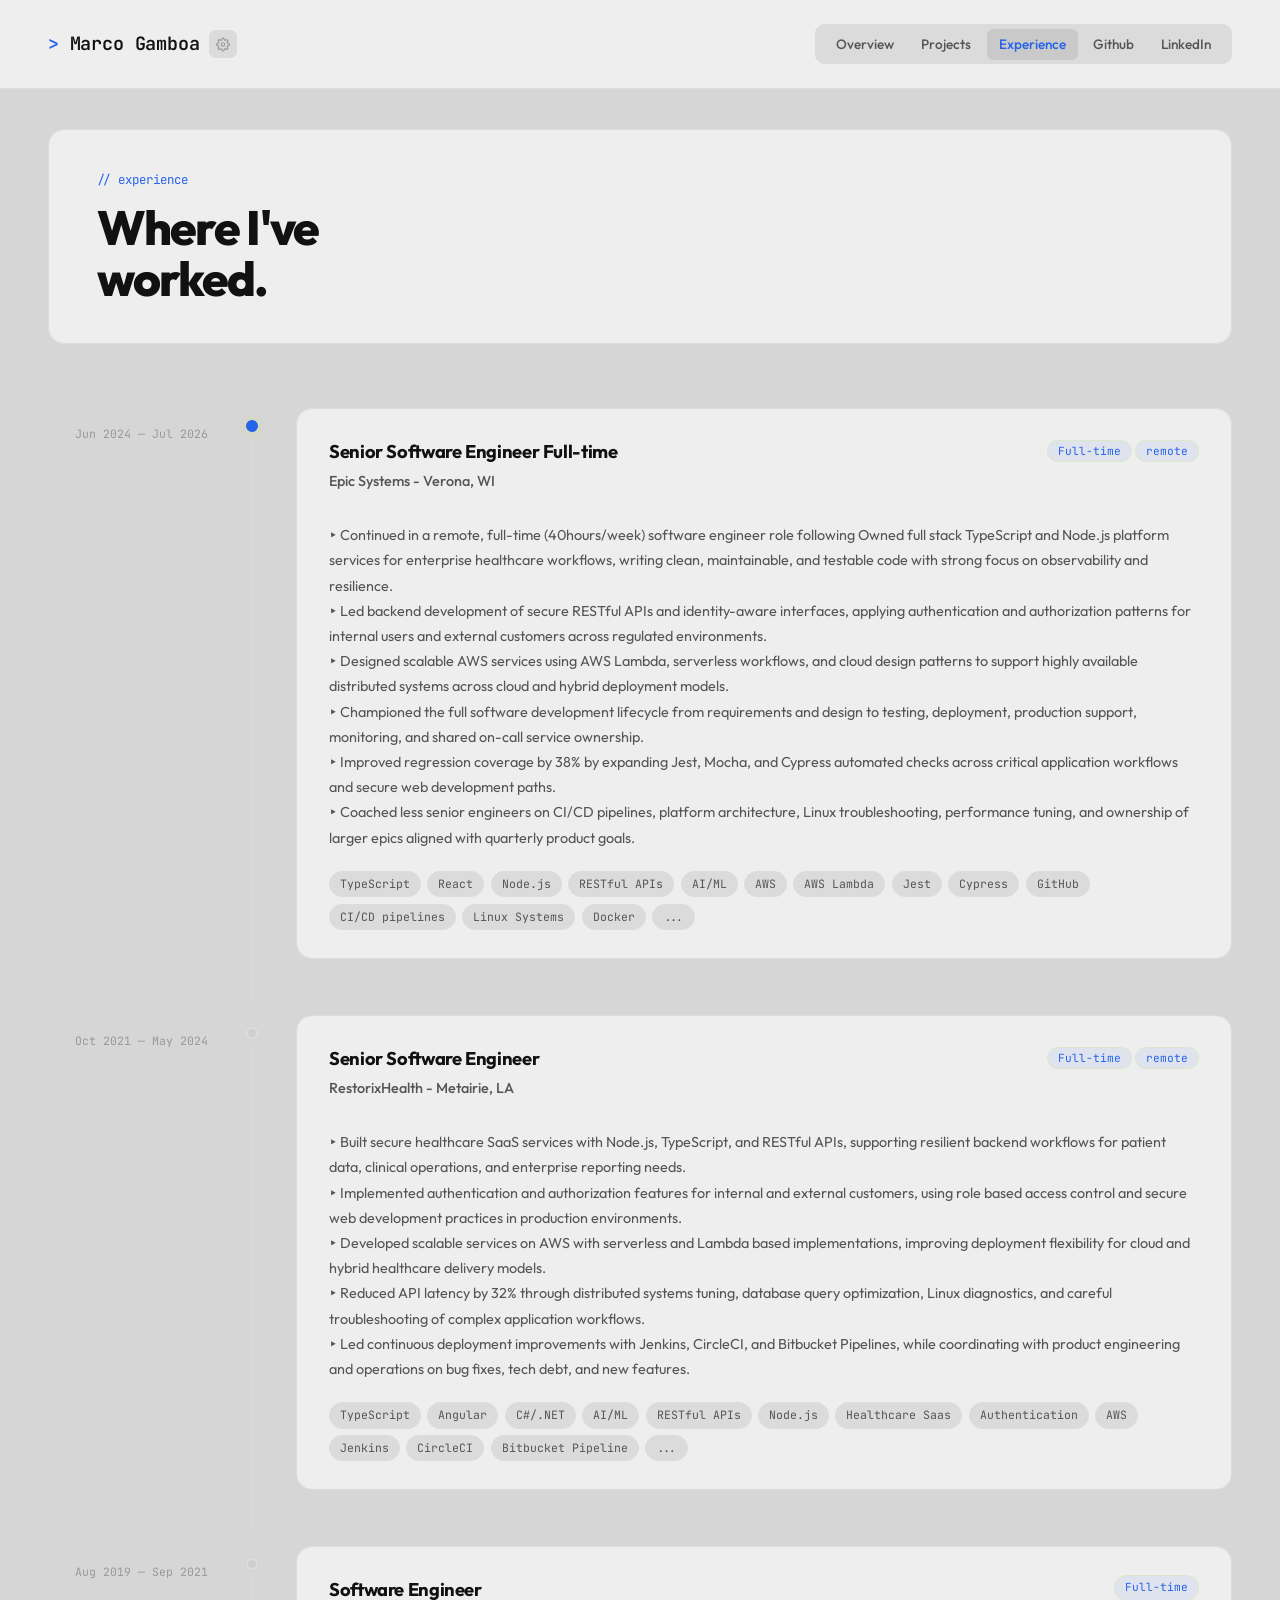
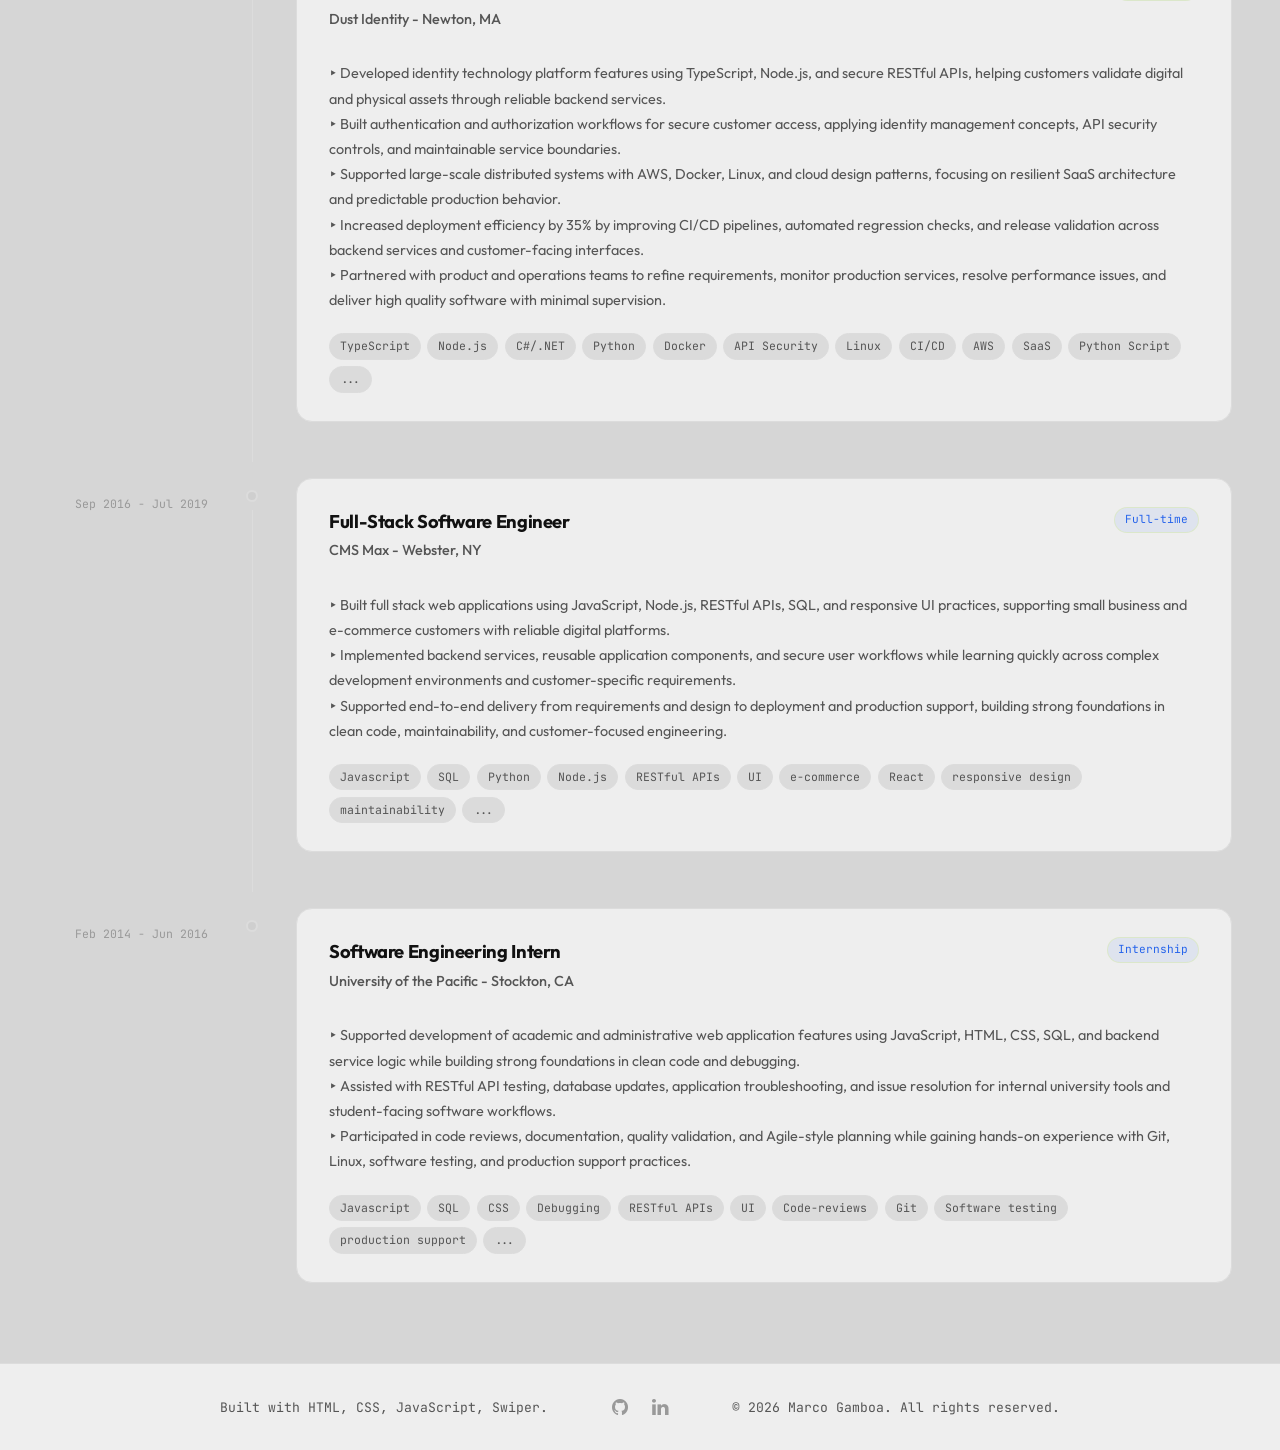
<file: experience.html>
<!DOCTYPE html>
<html lang="en">
<head>
    <meta charset="UTF-8">
    <meta name="viewport" content="width=device-width, initial-scale=1.0">
    <title>Experience — Marco Gamboa</title>
    <link rel="stylesheet" href="reset.css">
    <link rel="stylesheet" href="style.css">
    <link rel="stylesheet" href="https://cdnjs.cloudflare.com/ajax/libs/font-awesome/4.7.0/css/font-awesome.min.css">
</head>
<body>
    <main>
        <header>
            <h1>Marco Gamboa</h1>
            <nav>
                <ul>
                    <li><a href="index.html">Overview</a></li>
                    <li><a href="projects.html">Projects</a></li>
                    <li><a href="experience.html" class="active">Experience</a></li>
                    <li><a href="https://github.com/techlabs53" target="_blank">Github</a></li>
                    <li><a href="https://www.linkedin.com/in/marco-gamboa-4b9b4542a" target="_blank">LinkedIn</a></li>
                </ul>
            </nav>
        </header>

        <section class="experience-page">
            <div class="experience-intro">
                <div>
                    <p class="experience-label">// experience</p>
                    <h2 class="experience-heading">Where I've<br>worked.</h2>
                </div>
            </div>

            <div class="timeline">

                <div class="timeline-item">
                    <div class="timeline-left">
                        <span class="timeline-date">Jun 2024 — Jul 2026</span>
                    </div>
                    <div class="timeline-connector">
                        <div class="timeline-dot current"></div>
                        <div class="timeline-line"></div>
                    </div>
                    <div class="timeline-right">
                        <div class="timeline-card">
                            <div class="timeline-card-header">
                                <div>
                                    <span class="timeline-date-mobile">Jun 2024 — Jul 2026</span>
                                    <h3 class="job-title">Senior Software Engineer Full-time</h3>
                                    <p class="job-company">Epic Systems - Verona, WI</p>
                                </div>
                                <div>
                                    <span class="job-type">Full-time</span>
                                    <span class="job-type">remote</span>
                                </div>
                            </div>
                            <p class="job-desc">
                                ‣  Continued in a remote, full-time (40hours/week) software engineer role following Owned full stack TypeScript and Node.js platform services for enterprise healthcare workflows, writing clean, maintainable, and testable code with strong focus on observability and resilience.
                                <br/>‣  Led backend development of secure RESTful APIs and identity-aware interfaces, applying authentication and authorization patterns for internal users and external customers across regulated environments.
                                <br/>‣  Designed scalable AWS services using AWS Lambda, serverless workflows, and cloud design patterns to support highly available distributed systems across cloud and hybrid deployment models.
                                <br/>‣  Championed the full software development lifecycle from requirements and design to testing, deployment, production support, monitoring, and shared on-call service ownership.
                                <br/>‣  Improved regression coverage by 38% by expanding Jest, Mocha, and Cypress automated checks across critical application workflows and secure web development paths.
                                <br/>‣  Coached less senior engineers on CI/CD pipelines, platform architecture, Linux troubleshooting, performance tuning, and ownership of larger epics aligned with quarterly product goals.
                            </p>
                            <div class="job-tags">
                                <span class="job-tag">TypeScript</span>
                                <span class="job-tag">React</span>
                                <span class="job-tag">Node.js</span>
                                <span class="job-tag">RESTful APIs</span>
                                <span class="job-tag">AI/ML</span>
                                <span class="job-tag">AWS</span>
                                <span class="job-tag">AWS Lambda</span>
                                <span class="job-tag">Jest</span>
                                <span class="job-tag">Cypress</span>
                                <span class="job-tag">GitHub</span>
                                <span class="job-tag">CI/CD pipelines</span>
                                <span class="job-tag">Linux Systems</span>
                                <span class="job-tag">Docker</span>
                                <span class="job-tag">...</span>
                            </div>
                        </div>
                    </div>
                </div>

                <div class="timeline-item">
                    <div class="timeline-left">
                        <span class="timeline-date">Oct 2021 — May 2024</span>
                    </div>
                    <div class="timeline-connector">
                        <div class="timeline-dot"></div>
                        <div class="timeline-line"></div>
                    </div>
                    <div class="timeline-right">
                        <div class="timeline-card">
                            <div class="timeline-card-header">
                                <div>
                                    <span class="timeline-date-mobile">Oct 2021 — May 2024</span>
                                    <h3 class="job-title">Senior Software Engineer</h3>
                                    <p class="job-company">RestorixHealth - Metairie, LA</p>
                                </div>
                                <div>
                                    <span class="job-type">Full-time</span>
                                    <span class="job-type">remote</span>
                                </div>
                            </div>
                            <p class="job-desc">
                                ‣  Built secure healthcare SaaS services with Node.js, TypeScript, and RESTful APIs, supporting resilient backend workflows for patient data, clinical operations, and enterprise reporting needs.
                                <br/>‣  Implemented authentication and authorization features for internal and external customers, using role based access control and secure web development practices in production environments.
                                <br/>‣  Developed scalable services on AWS with serverless and Lambda based implementations, improving deployment flexibility for cloud and hybrid healthcare delivery models.
                                <br/>‣  Reduced API latency by 32% through distributed systems tuning, database query optimization, Linux diagnostics, and careful troubleshooting of complex application workflows.
                                <br/>‣  Led continuous deployment improvements with Jenkins, CircleCI, and Bitbucket Pipelines, while coordinating with product engineering and operations on bug fixes, tech debt, and new features.
                            </p>
                            <div class="job-tags">
                                <span class="job-tag">TypeScript</span>
                                <span class="job-tag">Angular</span>
                                <span class="job-tag">C#/.NET</span>
                                <span class="job-tag">AI/ML</span>
                                <span class="job-tag">RESTful APIs</span>
                                <span class="job-tag">Node.js</span>
                                <span class="job-tag">Healthcare Saas</span>
                                <span class="job-tag">Authentication</span>
                                <span class="job-tag">AWS</span>
                                <span class="job-tag">Jenkins</span>
                                <span class="job-tag">CircleCI</span>
                                <span class="job-tag">Bitbucket Pipeline</span>
                                <span class="job-tag">...</span>
                            </div>
                        </div>
                    </div>
                </div>

                <div class="timeline-item">
                    <div class="timeline-left">
                        <span class="timeline-date">Aug 2019 — Sep 2021</span>
                    </div>
                    <div class="timeline-connector">
                        <div class="timeline-dot"></div>
                        <div class="timeline-line"></div>
                    </div>
                    <div class="timeline-right">
                        <div class="timeline-card">
                            <div class="timeline-card-header">
                                <div>
                                    <span class="timeline-date-mobile">Aug 2019 — Sep 2021</span>
                                    <h3 class="job-title">Software Engineer</h3>
                                    <p class="job-company">Dust Identity - Newton, MA</p>
                                </div>
                                <span class="job-type">Full-time</span>
                            </div>
                            <p class="job-desc">
                                ‣ Developed identity technology platform features using TypeScript, Node.js, and secure RESTful APIs, helping customers validate digital and physical assets through reliable backend services.
                                <br/>‣ Built authentication and authorization workflows for secure customer access, applying identity management concepts, API security controls, and maintainable service boundaries.
                                <br/>‣ Supported large-scale distributed systems with AWS, Docker, Linux, and cloud design patterns, focusing on resilient SaaS architecture and predictable production behavior.
                                <br/>‣ Increased deployment efficiency by 35% by improving CI/CD pipelines, automated regression checks, and release validation across backend services and customer-facing interfaces.
                                <br/>‣ Partnered with product and operations teams to refine requirements, monitor production services, resolve performance issues, and deliver high quality software with minimal supervision.
                            </p>
                            <div class="job-tags">
                                <span class="job-tag">TypeScript</span>
                                <span class="job-tag">Node.js</span>
                                <span class="job-tag">C#/.NET</span>
                                <span class="job-tag">Python</span>
                                <span class="job-tag">Docker</span>
                                <span class="job-tag">API Security</span>
                                <span class="job-tag">Linux</span>
                                <span class="job-tag">CI/CD</span>
                                <span class="job-tag">AWS</span>
                                <span class="job-tag">SaaS</span>
                                <span class="job-tag">Python Script</span>
                                <span class="job-tag">...</span>
                            </div>
                        </div>
                    </div>
                </div>

                <div class="timeline-item">
                    <div class="timeline-left">
                        <span class="timeline-date">Sep 2016 - Jul 2019</span>
                    </div>
                    <div class="timeline-connector">
                        <div class="timeline-dot"></div>
                        <div class="timeline-line"></div>
                    </div>
                    <div class="timeline-right">
                        <div class="timeline-card">
                            <div class="timeline-card-header">
                                <div>
                                    <span class="timeline-date-mobile">Sep 2016 - Jul 2019</span>
                                    <h3 class="job-title">Full-Stack Software Engineer</h3>
                                    <p class="job-company">CMS Max - Webster, NY</p>
                                </div>
                                <span class="job-type">Full-time</span>
                            </div>
                            <p class="job-desc">
                                ‣ Built full stack web applications using JavaScript, Node.js, RESTful APIs, SQL, and responsive UI practices, supporting small business and e-commerce customers with reliable digital platforms.
                                <br/>‣ Implemented backend services, reusable application components, and secure user workflows while learning quickly across complex development environments and customer-specific requirements.
                                <br/>‣ Supported end-to-end delivery from requirements and design to deployment and production support, building strong foundations in clean code, maintainability, and customer-focused engineering.
                            </p>
                            <div class="job-tags">
                                <span class="job-tag">Javascript</span>
                                <span class="job-tag">SQL</span>
                                <span class="job-tag">Python</span>
                                <span class="job-tag">Node.js</span>
                                <span class="job-tag">RESTful APIs</span>
                                <span class="job-tag">UI</span>
                                <span class="job-tag">e-commerce</span>
                                <span class="job-tag">React</span>
                                <span class="job-tag">responsive design</span>
                                <span class="job-tag">maintainability</span>
                                <span class="job-tag">...</span>
                            </div>
                        </div>
                    </div>
                </div>
                <div class="timeline-item">
                    <div class="timeline-left">
                        <span class="timeline-date">Feb 2014 - Jun 2016</span>
                    </div>
                    <div class="timeline-connector">
                        <div class="timeline-dot"></div>
                        <div class="timeline-line"></div>
                    </div>
                    <div class="timeline-right">
                        <div class="timeline-card">
                            <div class="timeline-card-header">
                                <div>
                                    <span class="timeline-date-mobile">Feb 2014 - Jun 2016</span>
                                    <h3 class="job-title">Software Engineering Intern</h3>
                                    <p class="job-company">University of the Pacific - Stockton, CA</p>
                                </div>
                                <span class="job-type">Internship</span>
                            </div>
                            <p class="job-desc">
                                ‣ Supported development of academic and administrative web application features using JavaScript, HTML, CSS, SQL, and backend service logic while building strong foundations in clean code and debugging.
                                <br/>‣ Assisted with RESTful API testing, database updates, application troubleshooting, and issue resolution for internal university tools and student-facing software workflows.
                                <br/>‣ Participated in code reviews, documentation, quality validation, and Agile-style planning while gaining hands-on experience with Git, Linux, software testing, and production support practices.
                            </p>
                            <div class="job-tags">
                                <span class="job-tag">Javascript</span>
                                <span class="job-tag">SQL</span>
                                <span class="job-tag">CSS</span>
                                <span class="job-tag">Debugging</span>
                                <span class="job-tag">RESTful APIs</span>
                                <span class="job-tag">UI</span>
                                <span class="job-tag">Code-reviews</span>
                                <span class="job-tag">Git</span>
                                <span class="job-tag">Software testing</span>
                                <span class="job-tag">production support</span>
                                <span class="job-tag">...</span>
                            </div>
                        </div>
                    </div>
                </div>
            </div>
        </section>

        <footer>
            <span>Built with HTML, CSS, JavaScript, Swiper.</span>
            <div class="footer-socials">
                <a href="https://github.com/techlabs53" target="_blank"><i class="fa fa-github"></i></a>
                <a href="https://www.linkedin.com/in/marco-gamboa-4b9b4542a" target="_blank"><i class="fa fa-linkedin"></i></a>
            </div>
            <span>© 2026 Marco Gamboa. All rights reserved.</span>
        </footer>
    </main>
    <script src="theme.js"></script>
</body>
</html>
</file>
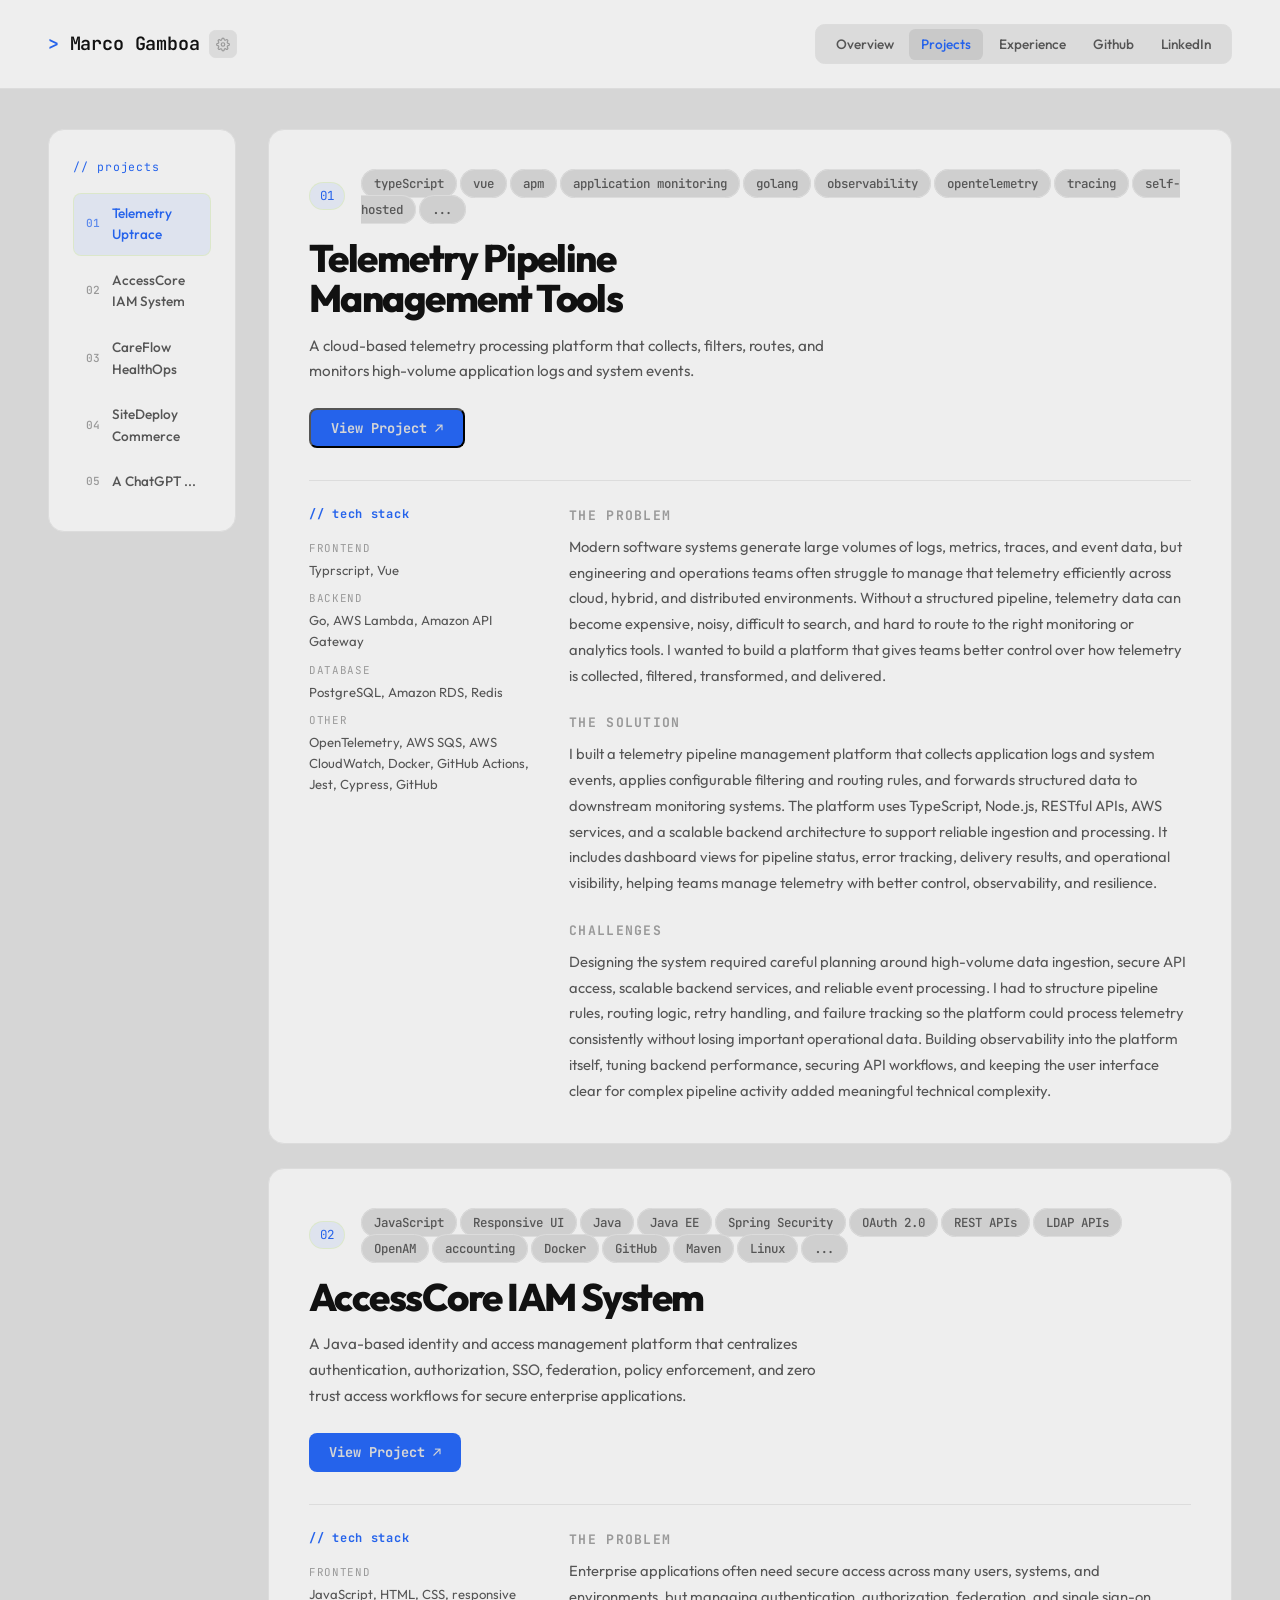
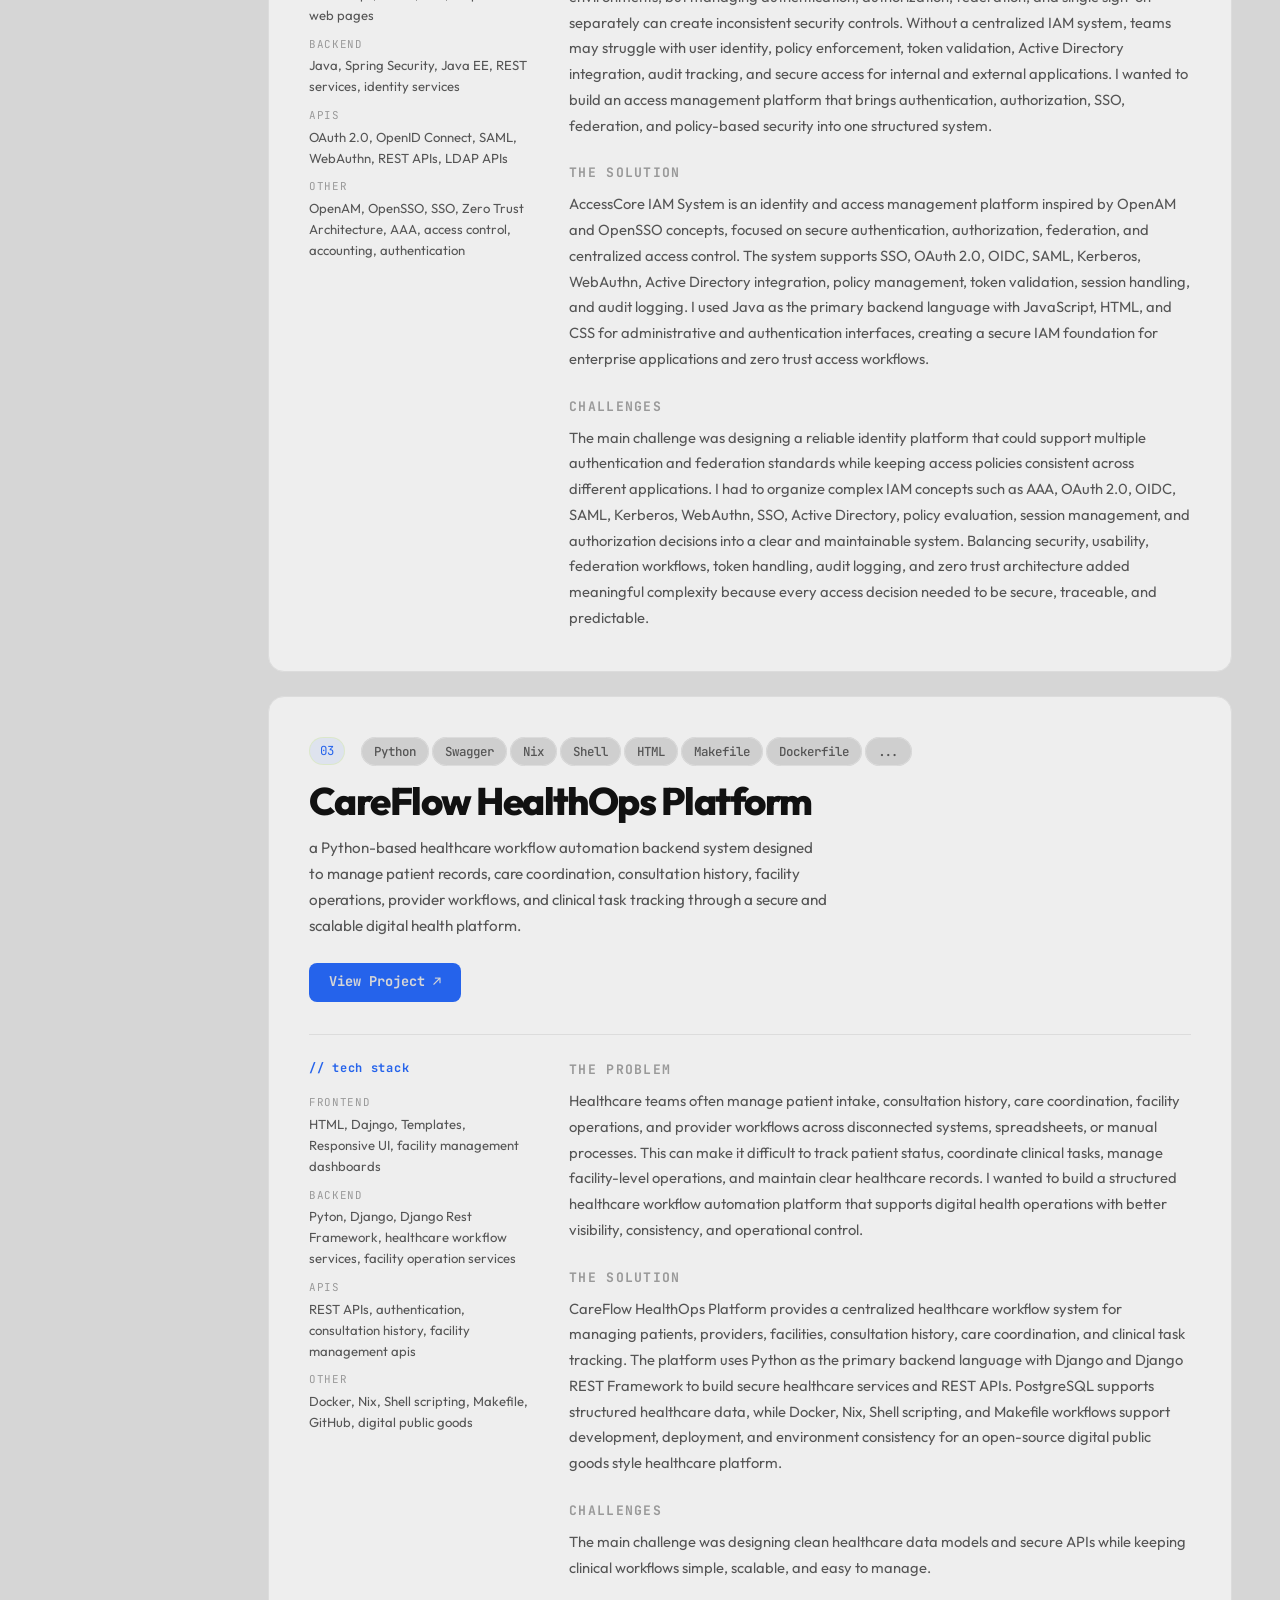
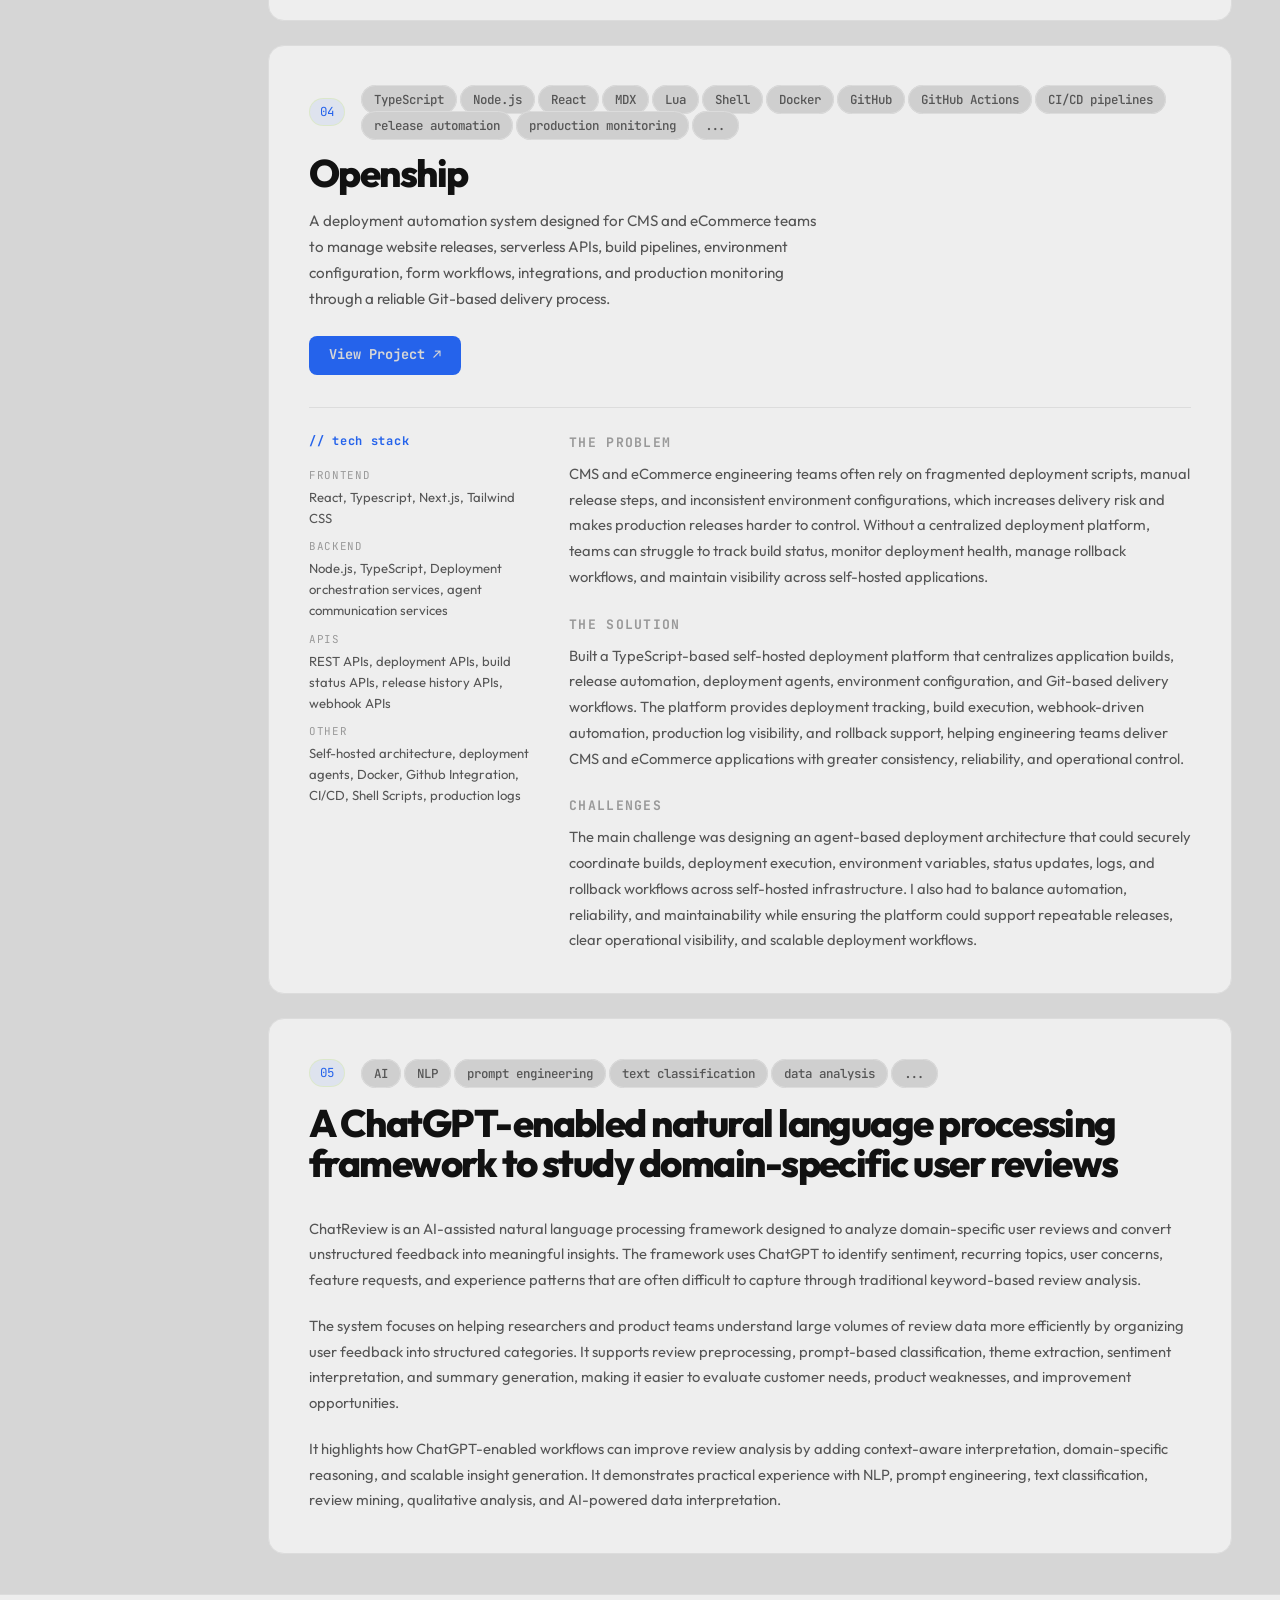
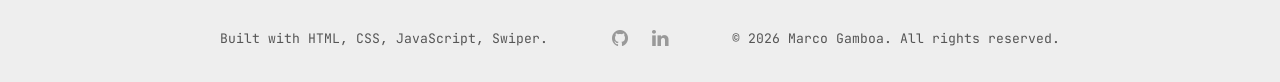
<file: projects.html>
<!DOCTYPE html>
<html lang="en">
<head>
    <meta charset="UTF-8">
    <meta name="viewport" content="width=device-width, initial-scale=1.0">
    <title>Projects — Marco Gamboa</title>
    <link rel="stylesheet" href="reset.css">
    <link rel="stylesheet" href="style.css">
    <link rel="stylesheet" href="https://cdnjs.cloudflare.com/ajax/libs/font-awesome/4.7.0/css/font-awesome.min.css">
</head>
<body>
    <main>
        <header>
            <h1>Marco Gamboa</h1>
            <nav>
                <ul>
                    <li><a href="index.html">Overview</a></li>
                    <li><a href="projects.html" class="active">Projects</a></li>
                    <li><a href="experience.html">Experience</a></li>
                    <li><a href="https://github.com/techlabs53" target="_blank">Github</a></li>
                    <li><a href="https://www.linkedin.com/in/marco-gamboa-4b9b4542a" target="_blank">LinkedIn</a></li>
                </ul>
            </nav>
        </header>

        <div class="projects-layout">

            <!-- Sticky sidebar -->
            <aside class="projects-sidebar">
                <p class="sidebar-label">// projects</p>
                <nav class="project-nav">
                    <a href="#TelemetryUptrace" class="project-nav-link active">
                        <span class="nav-index">01</span>
                        <span>Telemetry Uptrace</span>
                    </a>
                    <a href="#SecureAccessIdentity" class="project-nav-link">
                        <span class="nav-index">02</span>
                        <span>AccessCore IAM System</span>
                    </a>
                    <a href="#CareFlowHealthOps" class="project-nav-link">
                        <span class="nav-index">03</span>
                        <span>CareFlow HealthOps</span>
                    </a>
                    <a href="#Openship" class="project-nav-link">
                        <span class="nav-index">04</span>
                        <span>SiteDeploy Commerce</span>
                    </a>
                    <a href="#CaseStudy" class="project-nav-link">
                        <span class="nav-index">05</span>
                        <span>A ChatGPT ...</span>
                    </a>
                </nav>
            </aside>

            <!-- Project sections -->
            <div class="projects-content">

                <article class="project-section" id="TelemetryUptrace">
                    <div class="project-section-header">
                        <div class="project-meta">
                            <span class="project-index">01</span>
                            <div class="project-badges">
                                <span class="badge">typeScript</span>
                                <span class="badge">vue</span>
                                <span class="badge">apm</span>
                                <span class="badge">application monitoring</span>
                                <span class="badge">golang</span>
                                <span class="badge">observability</span>
                                <span class="badge">opentelemetry</span>
                                <span class="badge">tracing</span>
                                <span class="badge">self-hosted</span>
                                <span class="badge">...</span>
                            </div>
                        </div>
                        <h2 class="project-section-title">Telemetry Pipeline <br/>Management Tools</h2>
                        <p class="project-section-desc">A cloud-based telemetry processing platform that collects, filters, routes, and monitors high-volume application logs and system events.</p>
                        <button target="_blank" class="project-link-btn">
                            View Project <span>↗</span>
                        </button>
                    </div>

                    <div class="project-section-body">
                        <div class="project-stack">
                            <h3>// tech stack</h3>
                            <ul>
                                <li><span class="stack-label">Frontend</span> Typrscript, Vue</li>
                                <li><span class="stack-label">Backend</span> Go, AWS Lambda, Amazon API Gateway</li>
                                <li><span class="stack-label">Database</span> PostgreSQL, Amazon RDS, Redis</li>
                                <li><span class="stack-label">Other</span> OpenTelemetry, AWS SQS, AWS CloudWatch, Docker, GitHub Actions, Jest, Cypress, GitHub</li>
                            </ul>
                        </div>

                        <div class="project-writeup">
                            <div class="writeup-block">
                                <h3>The Problem</h3>
                                <p>Modern software systems generate large volumes of logs, metrics, traces, and event data, but engineering and operations teams often struggle to manage that telemetry efficiently across cloud, hybrid, and distributed environments. Without a structured pipeline, telemetry data can become expensive, noisy, difficult to search, and hard to route to the right monitoring or analytics tools. I wanted to build a platform that gives teams better control over how telemetry is collected, filtered, transformed, and delivered.</p>
                            </div>
                            <div class="writeup-block">
                                <h3>The Solution</h3>
                                <p>I built a telemetry pipeline management platform that collects application logs and system events, applies configurable filtering and routing rules, and forwards structured data to downstream monitoring systems. The platform uses TypeScript, Node.js, RESTful APIs, AWS services, and a scalable backend architecture to support reliable ingestion and processing. It includes dashboard views for pipeline status, error tracking, delivery results, and operational visibility, helping teams manage telemetry with better control, observability, and resilience.</p>
                            </div>
                            <div class="writeup-block">
                                <h3>Challenges</h3>
                                <p>Designing the system required careful planning around high-volume data ingestion, secure API access, scalable backend services, and reliable event processing. I had to structure pipeline rules, routing logic, retry handling, and failure tracking so the platform could process telemetry consistently without losing important operational data. Building observability into the platform itself, tuning backend performance, securing API workflows, and keeping the user interface clear for complex pipeline activity added meaningful technical complexity.</p>
                            </div>
                        </div>
                    </div>
                </article>

                <article class="project-section" id="SecureAccessIdentity">
                    <div class="project-section-header">
                        <div class="project-meta">
                            <span class="project-index">02</span>
                            <div class="project-badges">
                                <span class="badge">JavaScript</span>
                                <span class="badge">Responsive UI</span>
                                <span class="badge">Java</span>
                                <span class="badge">Java EE</span>
                                <span class="badge">Spring Security</span>
                                <span class="badge">OAuth 2.0</span>
                                <span class="badge">REST APIs</span>
                                <span class="badge">LDAP APIs</span>
                                <span class="badge">OpenAM</span>
                                <span class="badge">accounting</span>
                                <span class="badge">Docker</span>
                                <span class="badge">GitHub</span>
                                <span class="badge">Maven</span>
                                <span class="badge">Linux</span>
                                <span class="badge">...</span>
                            </div>
                        </div>
                        <h2 class="project-section-title">AccessCore IAM System</h2>
                        <p class="project-section-desc">A Java-based identity and access management platform that centralizes authentication, authorization, SSO, federation, policy enforcement, and zero trust access workflows for secure enterprise applications.</p>
                        <a href="https://github.com/techlabs53/accesscore_iam" target="_blank" class="project-link-btn">
                            View Project <span>↗</span>
                        </a>
                    </div>

                    <div class="project-section-body">
                        <div class="project-stack">
                            <h3>// tech stack</h3>
                            <ul>
                                <li><span class="stack-label">Frontend</span> JavaScript, HTML, CSS, responsive web pages</li>
                                <li><span class="stack-label">Backend</span> Java, Spring Security, Java EE, REST services, identity services</li>
                                <li><span class="stack-label">APIs</span> OAuth 2.0, OpenID Connect, SAML, WebAuthn, REST APIs, LDAP APIs</li>
                                <li><span class="stack-label">Other</span> OpenAM, OpenSSO, SSO, Zero Trust Architecture, AAA, access control, accounting, authentication</li>
                            </ul>
                        </div>

                        <div class="project-writeup">
                            <div class="writeup-block">
                                <h3>The Problem</h3>
                                <p>Enterprise applications often need secure access across many users, systems, and environments, but managing authentication, authorization, federation, and single sign-on separately can create inconsistent security controls. Without a centralized IAM system, teams may struggle with user identity, policy enforcement, token validation, Active Directory integration, audit tracking, and secure access for internal and external applications. I wanted to build an access management platform that brings authentication, authorization, SSO, federation, and policy-based security into one structured system.</p>
                            </div>
                            <div class="writeup-block">
                                <h3>The Solution</h3>
                                <p>AccessCore IAM System is an identity and access management platform inspired by OpenAM and OpenSSO concepts, focused on secure authentication, authorization, federation, and centralized access control. The system supports SSO, OAuth 2.0, OIDC, SAML, Kerberos, WebAuthn, Active Directory integration, policy management, token validation, session handling, and audit logging. I used Java as the primary backend language with JavaScript, HTML, and CSS for administrative and authentication interfaces, creating a secure IAM foundation for enterprise applications and zero trust access workflows.</p>
                            </div>
                            <div class="writeup-block">
                                <h3>Challenges</h3>
                                <p>The main challenge was designing a reliable identity platform that could support multiple authentication and federation standards while keeping access policies consistent across different applications. I had to organize complex IAM concepts such as AAA, OAuth 2.0, OIDC, SAML, Kerberos, WebAuthn, SSO, Active Directory, policy evaluation, session management, and authorization decisions into a clear and maintainable system. Balancing security, usability, federation workflows, token handling, audit logging, and zero trust architecture added meaningful complexity because every access decision needed to be secure, traceable, and predictable.</p>
                            </div>
                        </div>
                    </div>
                </article>

                <!-- Placeholder projects -->
                <article class="project-section" id="CareFlowHealthOps">
                    <div class="project-section-header">
                        <div class="project-meta">
                            <span class="project-index">03</span>
                            <div class="project-badges">
                                <span class="badge">Python</span>
                                <span class="badge">Swagger</span>
                                <span class="badge">Nix</span>
                                <span class="badge">Shell</span>
                                <span class="badge">HTML</span>
                                <span class="badge">Makefile</span>
                                <span class="badge">Dockerfile</span>
                                <span class="badge">...</span>
                            </div>
                        </div>
                        <h2 class="project-section-title">CareFlow HealthOps Platform</h2>
                        <p class="project-section-desc">a Python-based healthcare workflow automation backend system designed to manage patient records, care coordination, consultation history, facility operations, provider workflows, and clinical task tracking through a secure and scalable digital health platform.</p>
                        <a href="https://careapi.ohc.network/swagger" target="_blank" class="project-link-btn">
                            View Project <span>↗</span>
                        </a>
                    </div>

                    <div class="project-section-body">
                        <div class="project-stack">
                            <h3>// tech stack</h3>
                            <ul>
                                <li><span class="stack-label">Frontend</span> HTML, Dajngo, Templates, Responsive UI, facility management dashboards</li>
                                <li><span class="stack-label">Backend</span> Pyton, Django, Django Rest Framework, healthcare workflow services, facility operation services</li>
                                <li><span class="stack-label">APIs</span> REST APIs, authentication, consultation history, facility management apis</li>
                                <li><span class="stack-label">Other</span> Docker, Nix, Shell scripting, Makefile, GitHub, digital public goods</li>
                            </ul>
                        </div>

                        <div class="project-writeup">
                            <div class="writeup-block">
                                <h3>The Problem</h3>
                                <p>Healthcare teams often manage patient intake, consultation history, care coordination, facility operations, and provider workflows across disconnected systems, spreadsheets, or manual processes. This can make it difficult to track patient status, coordinate clinical tasks, manage facility-level operations, and maintain clear healthcare records. I wanted to build a structured healthcare workflow automation platform that supports digital health operations with better visibility, consistency, and operational control.</p>
                            </div>
                            <div class="writeup-block">
                                <h3>The Solution</h3>
                                <p>CareFlow HealthOps Platform provides a centralized healthcare workflow system for managing patients, providers, facilities, consultation history, care coordination, and clinical task tracking. The platform uses Python as the primary backend language with Django and Django REST Framework to build secure healthcare services and REST APIs. PostgreSQL supports structured healthcare data, while Docker, Nix, Shell scripting, and Makefile workflows support development, deployment, and environment consistency for an open-source digital public goods style healthcare platform.</p>
                            </div>
                            <div class="writeup-block">
                                <h3>Challenges</h3>
                                <p>The main challenge was designing clean healthcare data models and secure APIs while keeping clinical workflows simple, scalable, and easy to manage.</p>
                            </div>
                        </div>
                    </div>
                </article>

                <article class="project-section" id="Openship">
                    <div class="project-section-header">
                        <div class="project-meta">
                            <span class="project-index">04</span>
                            <div class="project-badges">
                                <span class="badge">TypeScript</span>
                                <span class="badge">Node.js</span>
                                <span class="badge">React</span>
                                <span class="badge">MDX</span>
                                <span class="badge">Lua</span>
                                <span class="badge">Shell</span>
                                <span class="badge">Docker</span>
                                <span class="badge">GitHub</span>
                                <span class="badge">GitHub Actions</span>
                                <span class="badge">CI/CD pipelines</span>
                                <span class="badge">release automation</span>
                                <span class="badge">production monitoring</span>
                                <span class="badge">...</span>
                            </div>
                        </div>
                        <h2 class="project-section-title">Openship</h2>
                        <p class="project-section-desc">A deployment automation system designed for CMS and eCommerce teams to manage website releases, serverless APIs, build pipelines, environment configuration, form workflows, integrations, and production monitoring through a reliable Git-based delivery process.</p>
                        <a href="https://openship.io" target="_blank" class="project-link-btn">
                            View Project <span>↗</span>
                        </a>
                    </div>

                    <div class="project-section-body">
                        <div class="project-stack">
                            <h3>// tech stack</h3>
                            <ul>
                                <li><span class="stack-label">Frontend</span> React, Typescript, Next.js, Tailwind CSS</li>
                                <li><span class="stack-label">Backend</span> Node.js, TypeScript, Deployment orchestration services, agent communication services</li>
                                <li><span class="stack-label">APIs</span> REST APIs, deployment APIs, build status APIs, release history APIs, webhook APIs</li>
                                <li><span class="stack-label">Other</span> Self-hosted architecture, deployment agents, Docker, Github Integration, CI/CD, Shell Scripts, production logs</li>
                            </ul>
                        </div>

                        <div class="project-writeup">
                            <div class="writeup-block">
                                <h3>The Problem</h3>
                                <p>CMS and eCommerce engineering teams often rely on fragmented deployment scripts, manual release steps, and inconsistent environment configurations, which increases delivery risk and makes production releases harder to control. Without a centralized deployment platform, teams can struggle to track build status, monitor deployment health, manage rollback workflows, and maintain visibility across self-hosted applications.</p>
                            </div>
                            <div class="writeup-block">
                                <h3>The Solution</h3>
                                <p>Built a TypeScript-based self-hosted deployment platform that centralizes application builds, release automation, deployment agents, environment configuration, and Git-based delivery workflows. The platform provides deployment tracking, build execution, webhook-driven automation, production log visibility, and rollback support, helping engineering teams deliver CMS and eCommerce applications with greater consistency, reliability, and operational control.</p>
                            </div>
                            <div class="writeup-block">
                                <h3>Challenges</h3>
                                <p>The main challenge was designing an agent-based deployment architecture that could securely coordinate builds, deployment execution, environment variables, status updates, logs, and rollback workflows across self-hosted infrastructure. I also had to balance automation, reliability, and maintainability while ensuring the platform could support repeatable releases, clear operational visibility, and scalable deployment workflows.</p>
                            </div>
                        </div>
                    </div>
                </article>
                <article class="project-section" id="CaseStudy">
                    <div class="project-section-header">
                        <div class="project-meta">
                            <span class="project-index">05</span>
                            <div class="project-badges">
                                <span class="badge">AI</span>
                                <span class="badge">NLP</span>
                                <span class="badge">prompt engineering</span>
                                <span class="badge">text classification</span>
                                <span class="badge">data analysis</span>
                                <span class="badge">...</span>
                            </div>
                        </div>
                        <h2 class="project-section-title">A ChatGPT-enabled natural language processing framework to study domain-specific user reviews</h2>
                    </div>

                    <div>
                        <div class="project-writeup">
                            <div class="writeup-block">
                                <p>ChatReview is an AI-assisted natural language processing framework designed to analyze domain-specific user reviews and convert unstructured feedback into meaningful insights. The framework uses ChatGPT to identify sentiment, recurring topics, user concerns, feature requests, and experience patterns that are often difficult to capture through traditional keyword-based review analysis.</p>
                                <p class="mt-20">The system focuses on helping researchers and product teams understand large volumes of review data more efficiently by organizing user feedback into structured categories. It supports review preprocessing, prompt-based classification, theme extraction, sentiment interpretation, and summary generation, making it easier to evaluate customer needs, product weaknesses, and improvement opportunities.</p>
                                <p class="mt-20">It highlights how ChatGPT-enabled workflows can improve review analysis by adding context-aware interpretation, domain-specific reasoning, and scalable insight generation. It demonstrates practical experience with NLP, prompt engineering, text classification, review mining, qualitative analysis, and AI-powered data interpretation.</p>
                            </div>
                        </div>
                    </div>
                </article>
            </div>
        </div>

        <footer>
            <span>Built with HTML, CSS, JavaScript, Swiper.</span>
            <div class="footer-socials">
                <a href="https://github.com/techlabs53" target="_blank"><i class="fa fa-github"></i></a>
                <a href="https://www.linkedin.com/in/marco-gamboa-4b9b4542a" target="_blank"><i class="fa fa-linkedin"></i></a>
            </div>
            <span>© 2026 Marco Gamboa. All rights reserved.</span>
        </footer>
    </main>

    <script>
        // Highlight active sidebar link on scroll
        const sections = document.querySelectorAll('.project-section');
        const navLinks = document.querySelectorAll('.project-nav-link');

        const observer = new IntersectionObserver((entries) => {
            entries.forEach(entry => {
                if (entry.isIntersecting) {
                    navLinks.forEach(l => l.classList.remove('active'));
                    const active = document.querySelector(`.project-nav-link[href="#${entry.target.id}"]`);
                    if (active) active.classList.add('active');
                }
            });
        }, { threshold: 0.3 });

        sections.forEach(s => observer.observe(s));
    </script>
    <script src="theme.js"></script>
</body>
</html>
</file>
<file: style.css>
/* google fonts */
@import url('https://fonts.googleapis.com/css2?family=JetBrains+Mono:wght@300;400;500;600;700&family=Outfit:wght@300;400;500;600;700;800&display=swap');

/* globals */
:root {
    --background:        #141414;
    --accent-primary:    #1c1c1c;
    --accent-secondary:  #242424;
    --accent-hover:      #2e2e2e;
    --accent-active:     #373737;
    --border:            #2a2a2a;
    --text-primary:      #f0f0f0;
    --text-secondary:    #888888;
    --text-muted:        #555555;
    --highlight:         #c8ff00;   /* sharp lime accent */
    --highlight-dim:     rgba(200, 255, 0, 0.08);
}
*, *::before, *::after { box-sizing: border-box; }

body {
    font-family: 'Outfit', sans-serif;
    background-color: var(--background);
    color: var(--text-primary);
    line-height: 1.6;
    -webkit-font-smoothing: antialiased;
}

/* page load fade */
main {
    animation: pageFade 0.4s ease both;
}
@keyframes pageFade {
    from { opacity: 0; transform: translateY(8px); }
    to   { opacity: 1; transform: translateY(0); }
}

/* header */
header {
    display: flex;
    justify-content: space-between;
    align-items: center;
    padding: 1.5rem 3rem;
    background-color: var(--accent-primary);
    border-bottom: 1px solid var(--border);
    position: sticky;
    top: 0;
    z-index: 100;
    backdrop-filter: blur(10px);
}

header h1 {
    font-family: 'JetBrains Mono', monospace;
    font-size: 1.15rem;
    font-weight: 600;
    letter-spacing: -0.01em;
    color: var(--text-primary);
}

header h1::before {
    content: '> ';
    color: var(--highlight);
}

header nav {
    background-color: var(--accent-secondary);
    padding: 0.4rem 0.5rem;
    border-radius: 0.6rem;
    border: 1px solid var(--border);
}

header ul {
    display: flex;
    gap: 0.2rem;
    align-items: center;
}

header a {
    color: var(--text-secondary);
    text-decoration: none;
    padding: 0.4rem 0.75rem;
    border-radius: 0.4rem;
    font-size: 0.85rem;
    font-weight: 500;
    transition: color 0.15s ease, background 0.15s ease;
}

header a:hover {
    color: var(--text-primary);
    background-color: var(--accent-hover);
}

header a.active {
    color: var(--highlight);
    background-color: var(--accent-active);
}

.sub-title {
    text-align: center;
    font-size: 32px;
}

.header-left {
    display: flex;
    align-items: center;
    gap: 0.6rem;
}

.theme-settings-wrapper {
    position: relative;
}

.theme-settings-btn {
    display: flex;
    align-items: center;
    justify-content: center;
    width: 28px;
    height: 28px;
    border-radius: 0.4rem;
    border: 1px solid var(--border);
    background: var(--accent-secondary);
    color: var(--text-muted);
    cursor: pointer;
    transition: color 0.15s ease, background 0.15s ease, border-color 0.15s ease, transform 0.2s ease;
    flex-shrink: 0;
}

.theme-settings-btn:hover {
    color: var(--text-primary);
    background: var(--accent-hover);
    border-color: var(--text-muted);
}

.theme-settings-btn.active {
    color: var(--highlight);
    background: var(--highlight-dim);
    border-color: var(--highlight);
    transform: rotate(45deg);
}

.theme-panel {
    position: absolute;
    top: calc(100% + 10px);
    left: 0;
    background: var(--accent-primary);
    border: 1px solid var(--border);
    border-radius: 0.75rem;
    padding: 1rem;
    width: 210px;
    box-shadow: 0 16px 40px rgba(0,0,0,0.35);
    z-index: 999;
    opacity: 0;
    transform: translateY(-6px) scale(0.97);
    pointer-events: none;
    transition: opacity 0.18s ease, transform 0.18s ease;
}

.theme-panel.open {
    opacity: 1;
    transform: translateY(0) scale(1);
    pointer-events: all;
}

.theme-panel-label {
    font-family: 'JetBrains Mono', monospace;
    font-size: 0.68rem;
    color: var(--highlight);
    letter-spacing: 0.08em;
    margin-bottom: 0.75rem;
}

.theme-options {
    display: flex;
    flex-direction: column;
    gap: 0.3rem;
}

.theme-option {
    display: flex;
    align-items: center;
    gap: 0.75rem;
    width: 100%;
    padding: 0.55rem 0.65rem;
    border-radius: 0.5rem;
    border: 1px solid transparent;
    background: none;
    cursor: pointer;
    text-align: left;
    transition: background 0.15s ease, border-color 0.15s ease;
    color: var(--text-secondary);
}

.theme-option:hover {
    background: var(--accent-hover);
    color: var(--text-primary);
}

.theme-option.active {
    background: var(--highlight-dim);
    border-color: rgba(200, 255, 0, 0.2);
    color: var(--highlight);
}

.theme-option-icon {
    font-size: 0.95rem;
    width: 18px;
    text-align: center;
    flex-shrink: 0;
    font-family: 'JetBrains Mono', monospace;
    color: inherit;
}

.theme-option-text {
    display: flex;
    flex-direction: column;
    gap: 0.1rem;
}

.theme-option-name {
    font-size: 0.83rem;
    font-weight: 600;
    color: inherit;
    font-family: 'Outfit', sans-serif;
    line-height: 1;
}

.theme-option-desc {
    font-size: 0.68rem;
    color: var(--text-muted);
    font-family: 'JetBrains Mono', monospace;
    letter-spacing: 0.02em;
}

/* about me */
.about-me {
    background-color: var(--accent-primary);
    display: flex;
    align-items: center;
    gap: 4rem;
    margin: 2.5rem 3rem;
    padding: 3rem;
    border-radius: 1rem;
    border: 1px solid var(--border);
}

.about-me img {
    background-color: var(--accent-secondary);
    border-radius: 50%;
    padding: 0.75rem;
    width: 250px;
    height: 250px;
    object-fit: cover;
    flex-shrink: 0;
    border: 2px solid var(--border);
    transition: border-color 0.2s;
}

.about-me-text {
    display: flex;
    flex-direction: column;
    gap: 1rem;
}

.about-me-text h2 {
    font-size: 3rem;
    font-weight: 700;
    letter-spacing: -0.02em;

}

.about-me-text p {
    font-size: 1.25rem;
    color: var(--text-secondary);
    line-height: 1.7;
    margin-bottom: 0;
}

/* skills */
.skills {
    background-color: var(--accent-primary);
    margin: 0 3rem 2.5rem;
    padding: 1.75rem 2rem;
    border-radius: 1rem;
    border: 1px solid var(--border);
}

.skills ul {
    background-color: var(--accent-secondary);
    display: flex;
    justify-content: space-between;
    align-items: center;
    list-style: none;
    padding: 1rem 1.5rem;
    border-radius: 0.75rem;
    font-size: 1.1rem;
    font-family: 'JetBrains Mono', monospace;
    color: var(--highlight);
    border: 1px solid var(--border);
}

.skills img {
    height: 44px;
    padding: 0.5rem;
    border-radius: 0.6rem;
    transition: background 0.15s ease, transform 0.15s ease;
    filter: grayscale(20%);
}

.skills img:hover {
    background-color: var(--accent-hover);
    transform: translateY(-2px);
    filter: grayscale(0%);
}

/* project overview */
.project-overview {
    background-color: var(--accent-primary);
    display: flex;
    justify-content: center;
    align-items: center;
    margin: 0 3rem 2.5rem;
    padding: 2.5rem;
    border-radius: 1rem;
    border: 1px solid var(--border);
}

.project-slider { margin: 0; padding: 0; box-sizing: border-box; }

.card-wrapper {
    margin: 0 60px 35px;
    padding: 20px 10px;
    overflow: hidden;
}

.card-list .card-item { list-style: none; }

.card-list .card-item .card-link {
    user-select: none;
    display: block;
    background-color: var(--accent-secondary);
    padding: 18px;
    border-radius: 14px;
    text-decoration: none;
    border: 1px solid var(--border);
    transition: border-color 0.2s ease, transform 0.2s ease, box-shadow 0.2s ease;
}

.card-list .card-item .card-link:hover {
    border-color: var(--text-secondary);
    transform: translateY(-3px);
    box-shadow: 0 12px 30px rgba(0,0,0,0.3);
}

.card-list .card-link .card-image {
    width: 100%;
    aspect-ratio: 16 / 9;
    object-fit: cover;
    border-radius: 10px;
}

.card-list .card-link .badges {
    display: flex;
    gap: 0.4rem;
    flex-wrap: wrap;
}

.card-list .card-link .badge,
.badge {
    color: var(--text-secondary);
    padding: 5px 12px;
    font-size: 0.78rem;
    font-weight: 500;
    margin: 14px 0 16px;
    background: var(--accent-hover);
    width: fit-content;
    border-radius: 50px;
    border: 1px solid var(--border);
    font-family: 'JetBrains Mono', monospace;
}

.card-list .card-link .card-title {
    font-size: 1.05rem;
    color: var(--text-primary);
    font-weight: 600;
    letter-spacing: -0.01em;
}

.card-list .card-link .card-button {
    display: flex;
    justify-content: center;
    align-items: center;
    font-size: 1.1rem;
    height: 34px;
    width: 34px;
    color: var(--text-secondary);
    border-radius: 50%;
    margin: 20px 0 4px;
    background: none;
    cursor: pointer;
    border: 1.5px solid var(--text-muted);
    transform: rotate(-45deg);
    transition: all 0.25s ease;
}

.card-list .card-link:hover .card-button {
    color: var(--background);
    background: var(--highlight);
    border-color: var(--highlight);
}

.card-wrapper .swiper-pagination-bullet {
    height: 8px;
    width: 8px;
    opacity: 0.4;
    background: var(--text-secondary);
    transition: opacity 0.2s, width 0.2s;
}

.card-wrapper .swiper-pagination-bullet-active {
    opacity: 1;
    width: 20px;
    border-radius: 4px;
    background: var(--text-primary);
}

.card-wrapper .swiper-slider-button {
    color: var(--text-secondary);
    opacity: 0.5;
    padding: 0.3rem;
    transition: 0.2s ease;
    border-radius: 0.5rem;
}

.card-wrapper .swiper-slider-button:hover {
    color: var(--highlight);
    opacity: 1;
    background-color: var(--accent-hover);
}

.card-wrapper .swiper-slider-button:active {
    scale: 0.9;
}

/* projects page */
.projects-layout {
    display: grid;
    grid-template-columns: 220px 1fr;
    gap: 0;
    margin: 2.5rem 3rem;
    align-items: start;
}

.projects-sidebar {
    position: sticky;
    top: 80px;
    background: var(--accent-primary);
    border: 1px solid var(--border);
    border-radius: 1rem;
    padding: 1.75rem 1.5rem;
    margin-right: 2rem;
}

.sidebar-label {
    font-family: 'JetBrains Mono', monospace;
    font-size: 0.72rem;
    color: var(--highlight);
    letter-spacing: 0.08em;
    margin-bottom: 1.25rem;
    margin-bottom: 1rem;
}

.project-nav {
    display: flex;
    flex-direction: column;
    gap: 0.25rem;
}

.project-nav-link {
    display: flex;
    align-items: center;
    gap: 0.75rem;
    padding: 0.55rem 0.75rem;
    border-radius: 0.5rem;
    text-decoration: none;
    color: var(--text-secondary);
    font-size: 0.85rem;
    font-weight: 500;
    transition: all 0.15s ease;
    border: 1px solid transparent;
}

.project-nav-link:hover {
    background: var(--accent-hover);
    color: var(--text-primary);
}

.project-nav-link.active {
    background: var(--highlight-dim);
    color: var(--highlight);
    border-color: rgba(200, 255, 0, 0.15);
}

.nav-index {
    font-family: 'JetBrains Mono', monospace;
    font-size: 0.7rem;
    color: var(--text-muted);
    flex-shrink: 0;
}

.project-nav-link.active .nav-index {
    color: var(--highlight);
    opacity: 0.7;
}

.projects-content {
    display: flex;
    flex-direction: column;
    gap: 1.5rem;
}

.project-section {
    background: var(--accent-primary);
    border: 1px solid var(--border);
    border-radius: 1rem;
    padding: 2.5rem;
    scroll-margin-top: 90px;
    transition: border-color 0.2s;
}

.project-section:hover {
    border-color: var(--accent-hover);
}

.project-section-header {
    margin-bottom: 2rem;
}

.project-meta {
    display: flex;
    align-items: center;
    gap: 1rem;
    margin-bottom: 1rem;
}

.project-index {
    font-family: 'JetBrains Mono', monospace;
    font-size: 0.78rem;
    color: var(--highlight);
    background: var(--highlight-dim);
    padding: 3px 10px;
    border-radius: 50px;
    border: 1px solid rgba(200,255,0,0.15);
}

.project-section-title {
    font-size: 2.4rem;
    font-weight: 800;
    letter-spacing: -0.04em;
    line-height: 1.05;
    margin-bottom: 0.9rem;
}

.project-section-desc {
    color: var(--text-secondary);
    font-size: 0.95rem;
    line-height: 1.7;
    max-width: 520px;
    margin-bottom: 1.5rem;
}

.project-link-btn {
    display: inline-flex;
    align-items: center;
    gap: 0.5rem;
    padding: 0.55rem 1.25rem;
    background: var(--highlight);
    color: var(--background);
    font-weight: 700;
    font-size: 0.85rem;
    border-radius: 0.5rem;
    text-decoration: none;
    transition: opacity 0.15s ease, transform 0.15s ease;
    font-family: 'JetBrains Mono', monospace;
}

.project-link-btn:hover {
    opacity: 0.85;
    transform: translateY(-1px);
}

.project-section-body {
    display: grid;
    grid-template-columns: 220px 1fr;
    gap: 2.5rem;
    padding-top: 1.5rem;
    border-top: 1px solid var(--border);
}

.project-stack h3 {
    font-family: 'JetBrains Mono', monospace;
    font-size: 0.75rem;
    color: var(--highlight);
    letter-spacing: 0.06em;
    margin-bottom: 1rem;
}

.project-stack ul {
    display: flex;
    flex-direction: column;
    gap: 0.6rem;
    list-style: none;
}

.project-stack li {
    font-size: 0.82rem;
    color: var(--text-secondary);
    display: flex;
    flex-direction: column;
    gap: 0.15rem;
}

.stack-label {
    font-family: 'JetBrains Mono', monospace;
    font-size: 0.68rem;
    color: var(--text-muted);
    text-transform: uppercase;
    letter-spacing: 0.06em;
}

.project-writeup {
    display: flex;
    flex-direction: column;
    gap: 1.5rem;
}

.mt-20 {
    margin-top: 20px;
}

.writeup-block h3 {
    font-size: 0.82rem;
    font-weight: 700;
    text-transform: uppercase;
    letter-spacing: 0.1em;
    color: var(--text-muted);
    margin-bottom: 0.5rem;
    font-family: 'JetBrains Mono', monospace;
}

.writeup-block p {
    color: var(--text-secondary);
    font-size: 0.92rem;
    line-height: 1.75;
    margin-bottom: 0;
}

.project-placeholder {
    border-style: dashed;
    min-height: 140px;
    display: flex;
    align-items: center;
    justify-content: center;
}

.placeholder-inner {
    text-align: center;
    display: flex;
    flex-direction: column;
    align-items: center;
    gap: 0.5rem;
}

.placeholder-inner p {
    color: var(--text-muted);
    font-size: 0.85rem;
    font-family: 'JetBrains Mono', monospace;
    margin: 0;
}

/* experience page */
.experience-page {
    margin: 2.5rem 3rem;
}

.experience-intro {
    display: flex;
    justify-content: space-between;
    align-items: flex-end;
    margin-bottom: 3rem;
    padding: 2.5rem 3rem;
    background: var(--accent-primary);
    border: 1px solid var(--border);
    border-radius: 1rem;
}

.experience-label {
    font-family: 'JetBrains Mono', monospace;
    font-size: 0.78rem;
    color: var(--highlight);
    margin-bottom: 0.75rem;
}

.experience-heading {
    font-size: 3rem;
    font-weight: 800;
    letter-spacing: -0.04em;
    line-height: 1.05;
    margin-bottom: 0;
}

.resume-btn {
    display: inline-flex;
    align-items: center;
    gap: 0.6rem;
    padding: 0.7rem 1.5rem;
    background: var(--highlight);
    color: var(--background);
    font-weight: 700;
    font-size: 0.85rem;
    border-radius: 0.6rem;
    text-decoration: none;
    font-family: 'JetBrains Mono', monospace;
    white-space: nowrap;
    transition: opacity 0.15s, transform 0.15s;
    flex-shrink: 0;
}

.resume-btn:hover {
    opacity: 0.85;
    transform: translateY(-2px);
}

.timeline {
    display: flex;
    flex-direction: column;
    gap: 0;
}

.timeline-item {
    display: grid;
    grid-template-columns: 160px 40px 1fr;
    gap: 0 1.5rem;
    min-height: 80px;
}

.timeline-left {
    padding-top: 1.75rem;
    text-align: right;
}

.timeline-date {
    font-family: 'JetBrains Mono', monospace;
    font-size: 0.72rem;
    color: var(--text-muted);
    line-height: 1.5;
}

.timeline-date-mobile {
    display: none;
}

.timeline-connector {
    display: flex;
    flex-direction: column;
    align-items: center;
    padding-top: 1.75rem;
}

.timeline-dot {
    width: 12px;
    height: 12px;
    border-radius: 50%;
    background: var(--accent-hover);
    border: 2px solid var(--border);
    flex-shrink: 0;
    margin-bottom: 8px;
    transition: border-color 0.2s, background 0.2s;
}

.timeline-dot.current {
    background: var(--highlight);
    border-color: var(--highlight);
    box-shadow: 0 0 10px rgba(200,255,0,0.3);
}

.timeline-line {
    flex: 1;
    width: 1px;
    background: var(--border);
    min-height: 60px;
}

.timeline-item:last-child .timeline-line {
    display: none;
}

.timeline-right {
    padding: 1rem 0 2.5rem;
}

.timeline-card {
    background: var(--accent-primary);
    border: 1px solid var(--border);
    border-radius: 1rem;
    padding: 1.75rem 2rem;
    transition: border-color 0.2s ease, transform 0.2s ease;
}

.timeline-card:hover {
    border-color: var(--accent-active);
    transform: translateX(4px);
}

.timeline-card-header {
    display: flex;
    justify-content: space-between;
    align-items: flex-start;
    margin-bottom: 1rem;
}

.job-title {
    font-size: 1.15rem;
    font-weight: 700;
    letter-spacing: -0.02em;
    margin-bottom: 0.2rem;
}

.job-company {
    color: var(--text-secondary);
    font-size: 0.9rem;
    font-weight: 500;
}

.job-type {
    font-family: 'JetBrains Mono', monospace;
    font-size: 0.7rem;
    color: var(--highlight);
    background: var(--highlight-dim);
    border: 1px solid rgba(200,255,0,0.15);
    padding: 3px 10px;
    border-radius: 50px;
    white-space: nowrap;
}

.job-desc {
    color: var(--text-secondary);
    font-size: 0.9rem;
    line-height: 1.75;
    margin-bottom: 1.25rem;
}

.job-tags {
    display: flex;
    gap: 0.4rem;
    flex-wrap: wrap;
}

.job-tag {
    font-family: 'JetBrains Mono', monospace;
    font-size: 0.72rem;
    color: var(--text-secondary);
    background: var(--accent-secondary);
    border: 1px solid var(--border);
    padding: 3px 10px;
    border-radius: 50px;
}

/* footer */
footer {
    background-color: var(--accent-primary);
    border-top: 1px solid var(--border);
    display: flex;
    justify-content: center;
    align-items: center;
    gap: 4rem;
    padding: 1.75rem;
    color: var(--text-secondary);
    font-size: 0.82rem;
    font-family: 'JetBrains Mono', monospace;
    margin-top: 2rem;
}

/* hide highlighting footer text when clicking button */
footer span::selection {
    background-color: var(--accent-primary);
}

.footer-socials {
    display: flex;
    gap: 1.5rem;
    font-size: 1.2rem;
}

.footer-socials a {
    color: var(--text-muted);
    transition: color 0.15s;
}

.footer-socials a:hover { 
    color: var(--text-primary); 
}

/* mobile */
@media (max-width: 750px) {
    /* header */
    header {
        display: flex;
        flex-direction: column;
        align-items: flex-start;
        gap: 0.75rem;
        padding: 1rem 1.25rem;
    }

    header a {
        font-size: 0.8rem;
        padding: 0.4rem 0.6rem;
    }

    /* about Me */
    .about-me {
        flex-direction: column;
        align-items: center;
        text-align: center;
        gap: 1.75rem;
        margin: 1.25rem 1rem;
        padding: 2rem 1.5rem;
    }

    .about-me img {
        width: 160px;
        height: 160px;
    }

    .about-me-text h2 {
        font-size: 2rem;
    }

    .about-me-text p {
        font-size: 1rem;
    }

    /* skills */
    .skills {
        margin: 0 1rem 1.25rem;
        padding: 1.25rem 1rem;
    }

    .skills ul {
        overflow: auto;
        gap: 0.25rem;
        padding: 1rem;
    }

    .skills img {
        height: 36px;
    }

    /* project overview */
    .project-overview {
        margin: 0 1rem 1.25rem;
        padding: 1.5rem 0.75rem;
    }

    .card-wrapper {
        margin: 0 40px 30px;
    }

    .card-list .card-link .badge {
        font-size: .65rem;
        padding: 3px 6px;
        margin: 14px 0 16px;
    }

    /* projects page */
    .projects-layout {
        grid-template-columns: 1fr;
        margin: 1.25rem 1rem;
        gap: 1rem;
    }

    .projects-sidebar {
        position: static;
        margin-right: 0;
        margin-bottom: 0;
    }

    .project-nav {
        flex-direction: row;
        flex-wrap: wrap;
        gap: 0.4rem;
    }

    .project-nav-link {
        font-size: 0.78rem;
        padding: 0.4rem 0.6rem;
    }

    .project-section {
        padding: 1.75rem 1.25rem;
    }

    .project-section-title {
        font-size: 1.8rem;
    }

    .project-section-body {
        grid-template-columns: 1fr;
        gap: 1.5rem;
    }

    /* experience page */
    .experience-page {
        margin: 1.25rem 1rem;
    }

    .experience-intro {
        flex-direction: column;
        align-items: flex-start;
        gap: 1.25rem;
        padding: 1.5rem 1.25rem;
        margin-bottom: 2rem;
    }

    .experience-heading {
        font-size: 2.2rem;
    }

    .resume-btn {
        justify-content: center;
    }

    .timeline-item {
        display: grid;
        grid-template-columns: 28px 1fr;
        grid-template-rows: auto;
        gap: 0 1rem;
        min-height: unset;
    }

    /* hide the date on the left */
    .timeline-left {
        display: none;
    }

    .timeline-connector {
        grid-column: 1;
        grid-row: 1;
        padding-top: 1.5rem;
        align-items: center;
    }

    .timeline-right {
        grid-column: 2;
        grid-row: 1;
        padding: 0.75rem 0 2rem;
    }

    /* show date inside each card */
    .timeline-date-mobile {
        display: block;
        font-family: 'JetBrains Mono', monospace;
        font-size: 0.68rem;
        color: var(--text-muted);
        margin-bottom: 0.9rem;
        letter-spacing: 0.02em;
    }

    .timeline-card {
        padding: 1.25rem;
    }

    .timeline-card-header {
        flex-direction: column;
        gap: 0.5rem;
        align-items: flex-start;
    }

    .timeline-dot {
        width: 10px;
        height: 10px;
    }

    /* footer */
    footer {
        flex-direction: column;
        gap: 1rem;
        text-align: center;
        padding: 1.5rem 1rem;
    }
}
</file>
